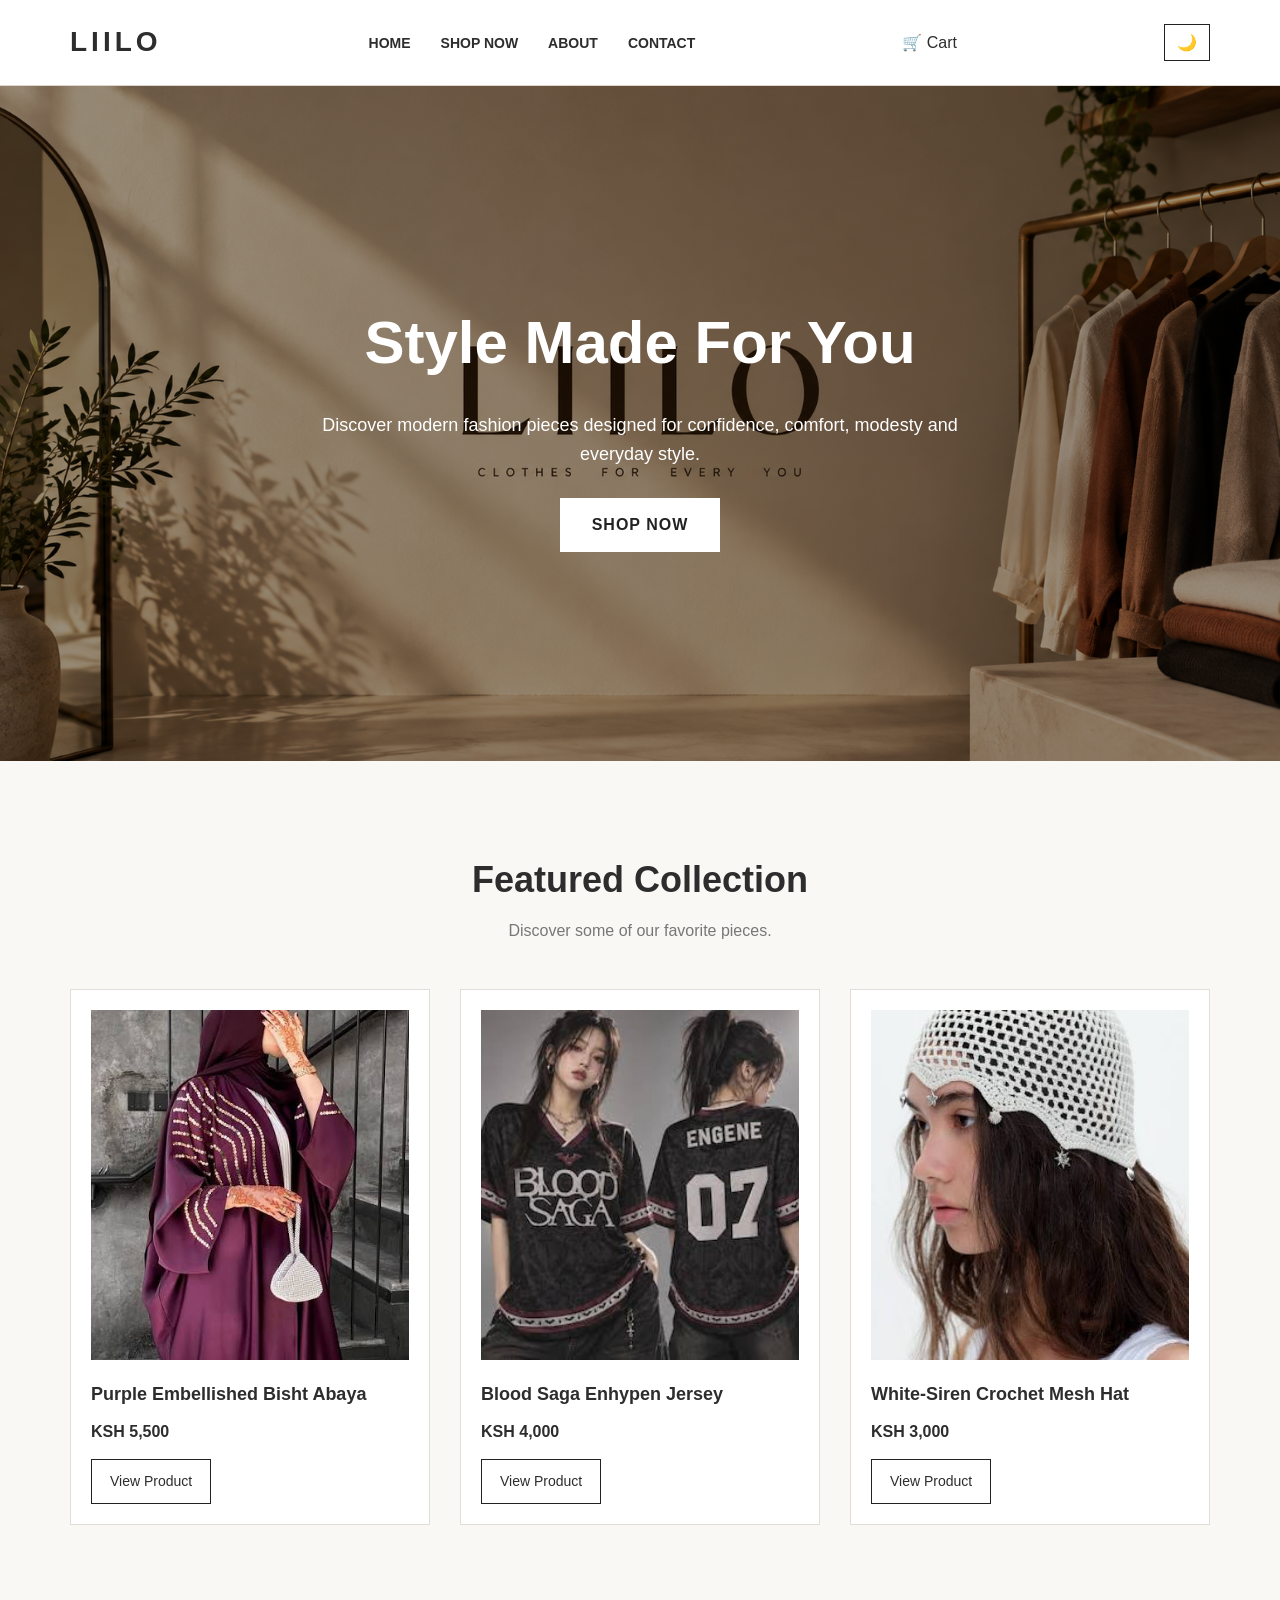
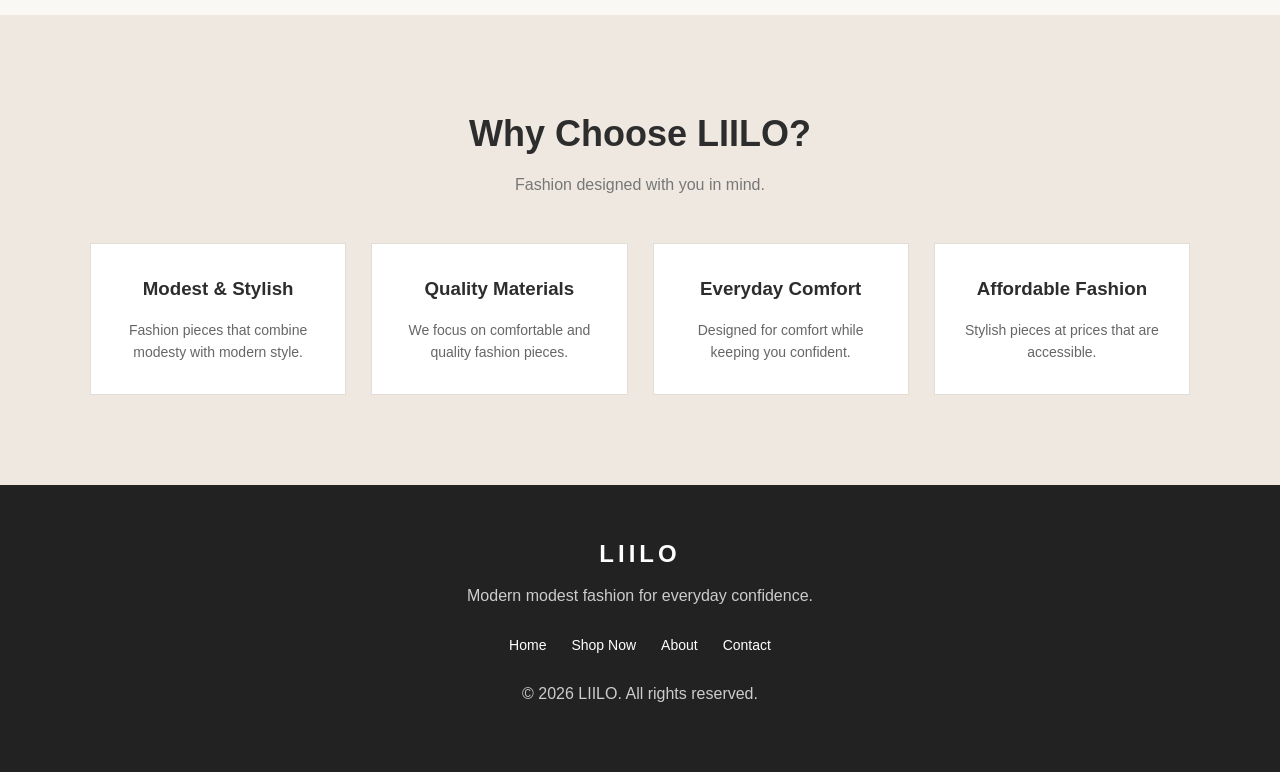
<file: index.html>
<!DOCTYPE html>
<html lang="en">
<head>
    <meta charset="UTF-8">
    <meta name="viewport" content="width=device-width, initial-scale=1.0">
    <title>LIILO | Online Clothing Brand Store</title>
    <link rel="stylesheet" href="style.css">
</head>
<body>
    <header>
        <nav>
            <a href="index.html" class="logo">LIILO</a>
            <ul>
                <li><a href="index.html">HOME</a></li>
                <li><a href="products.html">SHOP NOW</a></li>
                <li><a href="about.html">ABOUT</a></li>
                <li><a href="contact.html">CONTACT</a></li>
            </ul>
            <a href="cart.html">🛒 Cart</a>
               <button id="dark-mode-toggle">🌙</button>
        </nav>
    </header>
    <main>
    <section class="hero">
         <div class="hero-content">
        <h1>Style Made For You</h1>
        <p>Discover modern fashion pieces designed for confidence, comfort, modesty and everyday style. </p>
        <a href="products.html" class="shop-button">SHOP NOW</a>
    </div>
</section>
<section class="featured-section">

    <div class="section-heading">
        <h2>Featured Collection</h2>
        <p>Discover some of our favorite pieces.</p>
    </div>

    <div class="product-grid">

        <article class="product-card">
            <img src="Abaya.jpg" alt="Stylish purple bisht abaya with embellished sleeves and chest">
            <h3>Purple Embellished Bisht Abaya</h3>
            <p class="price">KSH 5,500</p>
            <a href="products.html">View Product</a>
        </article>

        <article class="product-card">
            <img src="enha.jpg" alt="kpop jersey enhypen">
            <h3>Blood Saga Enhypen Jersey</h3>
            <p class="price">KSH 4,000</p>
            <a href="products.html">View Product</a>
        </article>

        <article class="product-card">
            <img src="crochet.jpg" alt="SIREN CROCHET MESH HAT">
            <h3>White-Siren Crochet Mesh Hat</h3>
            <p class="price">KSH 3,000</p>
            <a href="products.html">View Product</a>
        </article>

    </div>

</section>
<section class="why-liilo">

    <div class="section-heading">
        <h2>Why Choose LIILO?</h2>
        <p>Fashion designed with you in mind.</p>
    </div>

    <div class="features">

        <div>
            <h3>Modest & Stylish</h3>
            <p>Fashion pieces that combine modesty with modern style.</p>
        </div>

        <div>
            <h3>Quality Materials</h3>
            <p>We focus on comfortable and quality fashion pieces.</p>
        </div>

        <div>
            <h3>Everyday Comfort</h3>
            <p>Designed for comfort while keeping you confident.</p>
        </div>

        <div>
            <h3>Affordable Fashion</h3>
            <p>Stylish pieces at prices that are accessible.</p>
        </div>

    </div>

</section>
</main>
<footer>

    <h2>LIILO</h2>

    <p>Modern modest fashion for everyday confidence.</p>

    <div class="footer-links">
        <a href="index.html">Home</a>
        <a href="products.html">Shop Now</a>
        <a href="about.html">About</a>
        <a href="contact.html">Contact</a>
    </div>

    <p>&copy; 2026 LIILO. All rights reserved.</p>

</footer>
</body>
</html>
</file>
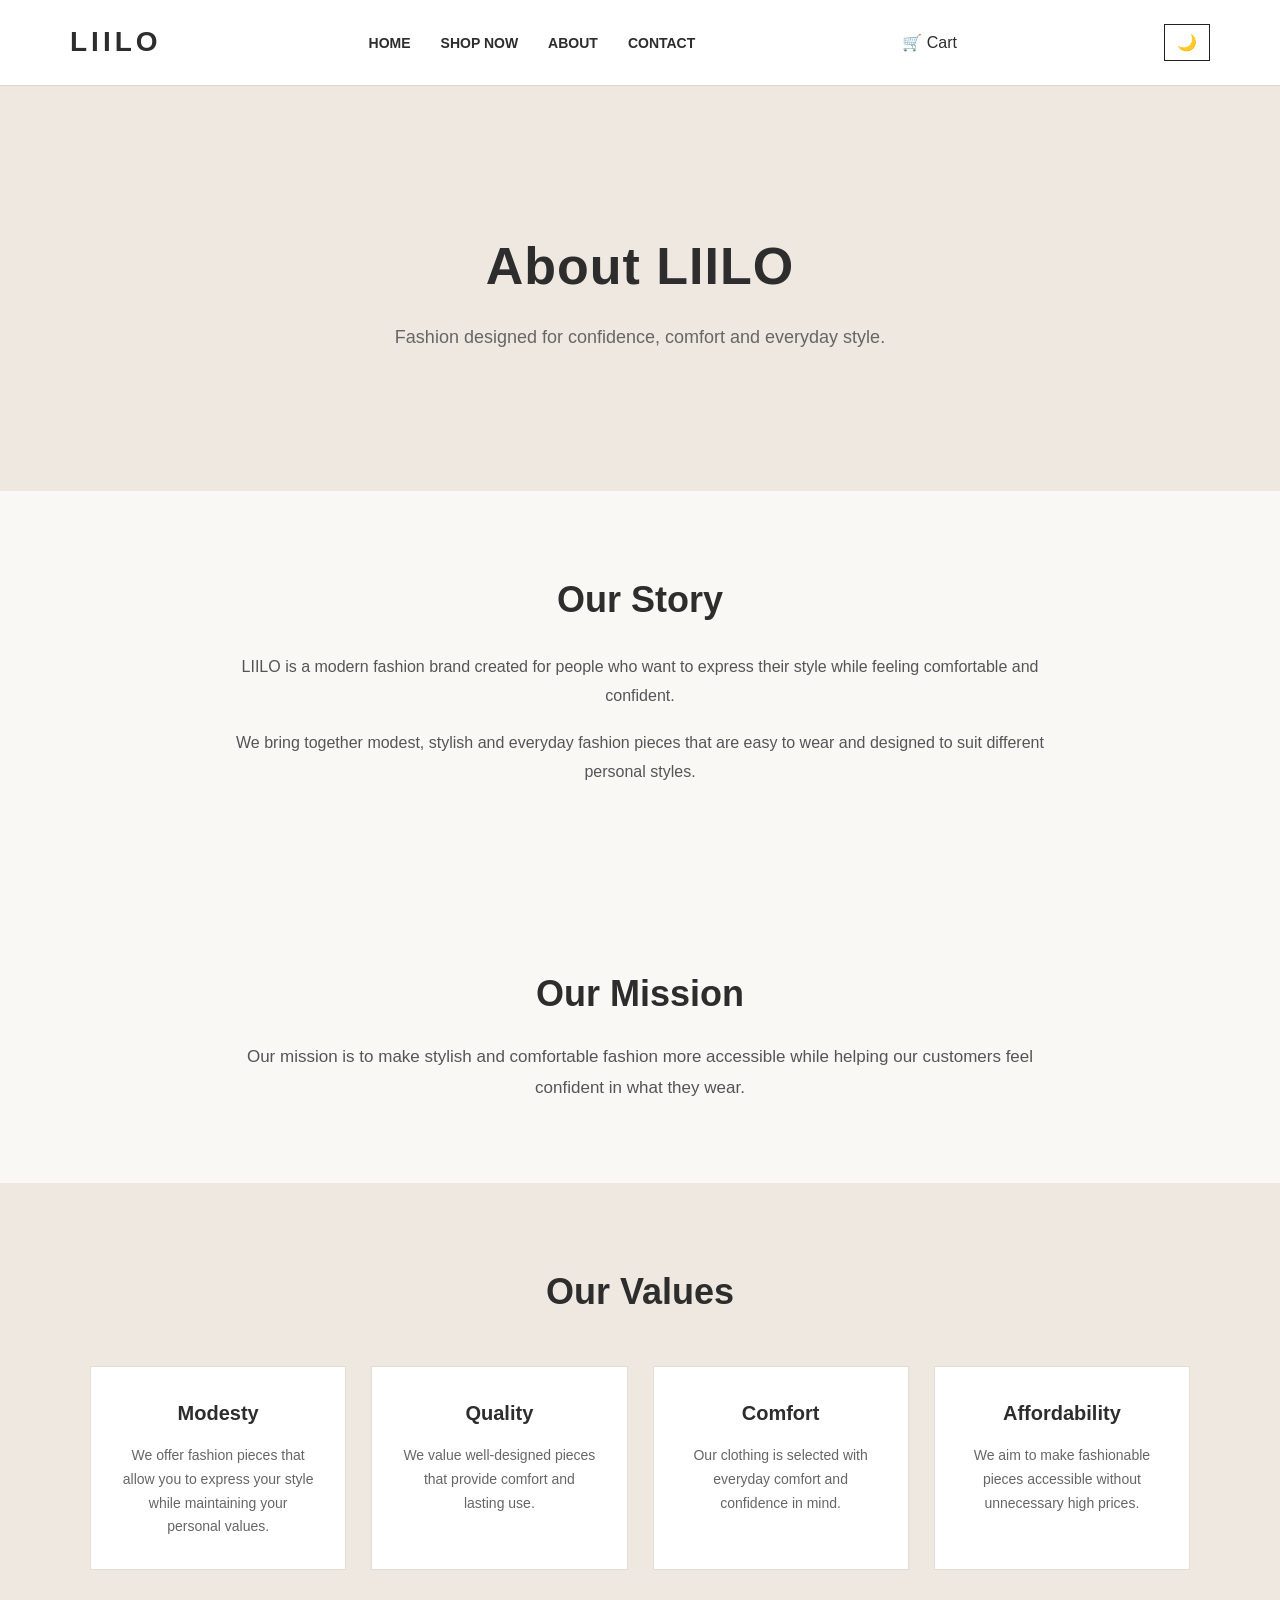
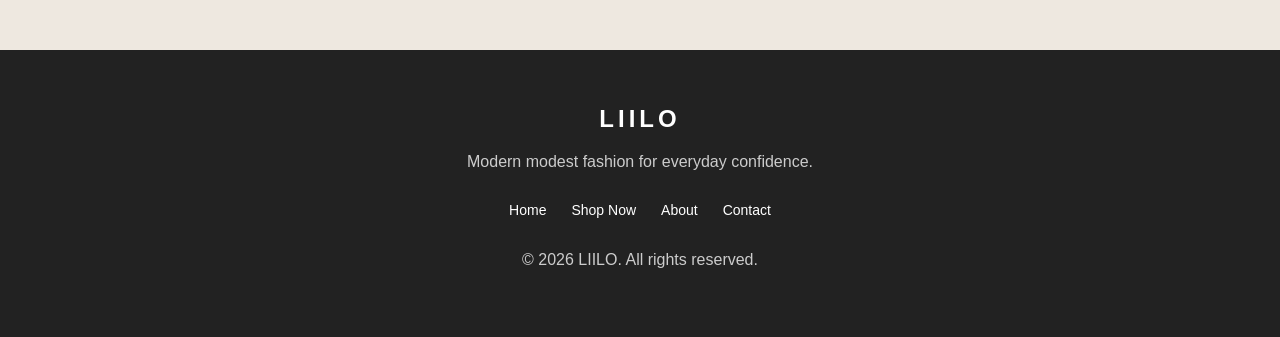
<file: about.html>
<!DOCTYPE html>
<html lang="en">

<head>
    <meta charset="UTF-8">
    <meta name="viewport" content="width=device-width, initial-scale=1.0">

    <title>LIILO | About Us</title>

    <link rel="stylesheet" href="style.css">
</head>

<body>
    
    <header>
        <nav>
            <a href="index.html" class="logo">LIILO</a>

            <ul>
                <li><a href="index.html">HOME</a></li>
                <li><a href="products.html">SHOP NOW</a></li>
                <li><a href="about.html">ABOUT</a></li>
                <li><a href="contact.html">CONTACT</a></li>
            </ul>

            <a href="cart.html">🛒 Cart</a>
                <button id="dark-mode-toggle">🌙</button>
        </nav>
    </header>


    <main>

        <section class="about-hero">
            <h1>About LIILO</h1>

            <p>
                Fashion designed for confidence, comfort and everyday style.
            </p>
        </section>

        <section class="our-story">
            <h2>Our Story</h2>

            <p>
                LIILO is a modern fashion brand created for people who want
                to express their style while feeling comfortable and confident.
            </p>

            <p>
                We bring together modest, stylish and everyday fashion pieces
                that are easy to wear and designed to suit different personal
                styles.
            </p>
        </section>

        <section class="our-mission">
            <h2>Our Mission</h2>

            <p>
                Our mission is to make stylish and comfortable fashion more
                accessible while helping our customers feel confident in
                what they wear.
            </p>
        </section>

        <section class="our-values">

            <h2>Our Values</h2>

            <div class="values">

                <article>
                    <h3>Modesty</h3>
                    <p>
                        We offer fashion pieces that allow you to express
                        your style while maintaining your personal values.
                    </p>
                </article>

                <article>
                    <h3>Quality</h3>
                    <p>
                        We value well-designed pieces that provide comfort
                        and lasting use.
                    </p>
                </article>

                <article>
                    <h3>Comfort</h3>
                    <p>
                        Our clothing is selected with everyday comfort
                        and confidence in mind.
                    </p>
                </article>

                <article>
                    <h3>Affordability</h3>
                    <p>
                        We aim to make fashionable pieces accessible
                        without unnecessary high prices.
                    </p>
                </article>

            </div>

        </section>

    </main>

    <footer>

        <h2>LIILO</h2>

        <p>Modern modest fashion for everyday confidence.</p>

        <div class="footer-links">
            <a href="index.html">Home</a>
            <a href="products.html">Shop Now</a>
            <a href="about.html">About</a>
            <a href="contact.html">Contact</a>
        </div>

        <p>&copy; 2026 LIILO. All rights reserved.</p>

    </footer>

</body>
</html>
</file>
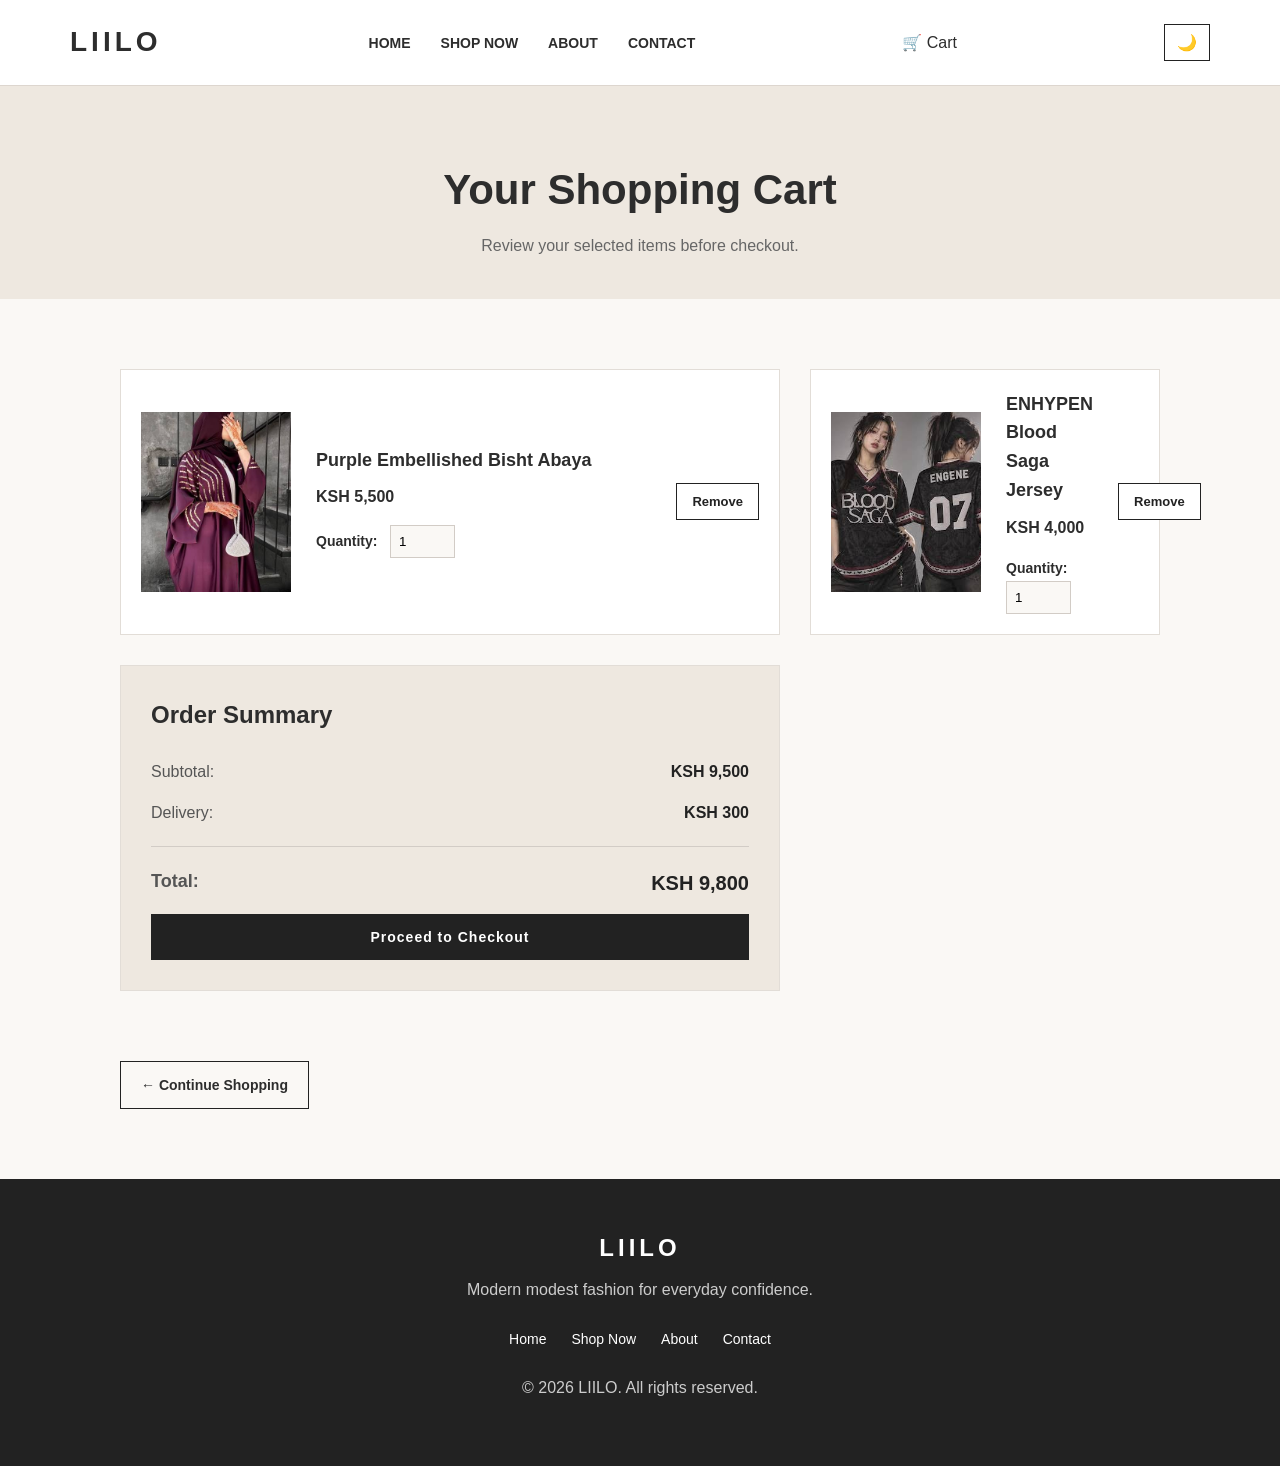
<file: cart.html>
<!DOCTYPE html>
<html lang="en">

<head>
    <meta charset="UTF-8">
    <meta name="viewport" content="width=device-width, initial-scale=1.0">

    <title>LIILO | Shopping Cart</title>

    <link rel="stylesheet" href="style.css">
</head>

<body>

    <header>
        <nav>
            <a href="index.html" class="logo">LIILO</a>

            <ul>
                <li><a href="index.html">HOME</a></li>
                <li><a href="products.html">SHOP NOW</a></li>
                <li><a href="about.html">ABOUT</a></li>
                <li><a href="contact.html">CONTACT</a></li>
            </ul>

            <a href="cart.html">🛒 Cart</a>
                <button id="dark-mode-toggle">🌙</button>
        </nav>
    </header>


    <main>

        <section class="cart-heading">
            <h1>Your Shopping Cart</h1>
            <p>Review your selected items before checkout.</p>
        </section>

        <section class="cart-section">

            <article class="cart-item">

                <img src="Abaya.jpg"
                     alt="Purple embellished bisht abaya">

                <div class="cart-item-info">
                    <h2>Purple Embellished Bisht Abaya</h2>
                    <p class="price">KSH 5,500</p>

                    <label for="quantity-1">Quantity:</label>

                    <input
                        type="number"
                        id="quantity-1"
                        name="quantity-1"
                        value="1"
                        min="1">
                </div>

                <button type="button">Remove</button>

            </article>
            
            <article class="cart-item">

                <img src="enha.jpg"
                     alt="ENHYPEN Blood Saga Jersey">

                <div class="cart-item-info">
                    <h2>ENHYPEN Blood Saga Jersey</h2>
                    <p class="price">KSH 4,000</p>

                    <label for="quantity-2">Quantity:</label>

                    <input
                        type="number"
                        id="quantity-2"
                        name="quantity-2"
                        value="1"
                        min="1">
                </div>

                <button type="button">Remove</button>

            </article>

            <aside class="cart-summary">

                <h2>Order Summary</h2>

                <p>
                    Subtotal:
                    <strong>KSH 9,500</strong>
                </p>

                <p>
                    Delivery:
                    <strong>KSH 300</strong>
                </p>

                <hr>

                <p>
                    Total:
                    <strong>KSH 9,800</strong>
                </p>

                <button type="button">Proceed to Checkout</button>

            </aside>

        </section>

        <section class="continue-shopping">

            <a href="products.html">← Continue Shopping</a>

        </section>

    </main>

    <footer>

        <h2>LIILO</h2>

        <p>Modern modest fashion for everyday confidence.</p>

        <div class="footer-links">
            <a href="index.html">Home</a>
            <a href="products.html">Shop Now</a>
            <a href="about.html">About</a>
            <a href="contact.html">Contact</a>
        </div>

        <p>&copy; 2026 LIILO. All rights reserved.</p>

    </footer>

</body>
</html>
</file>
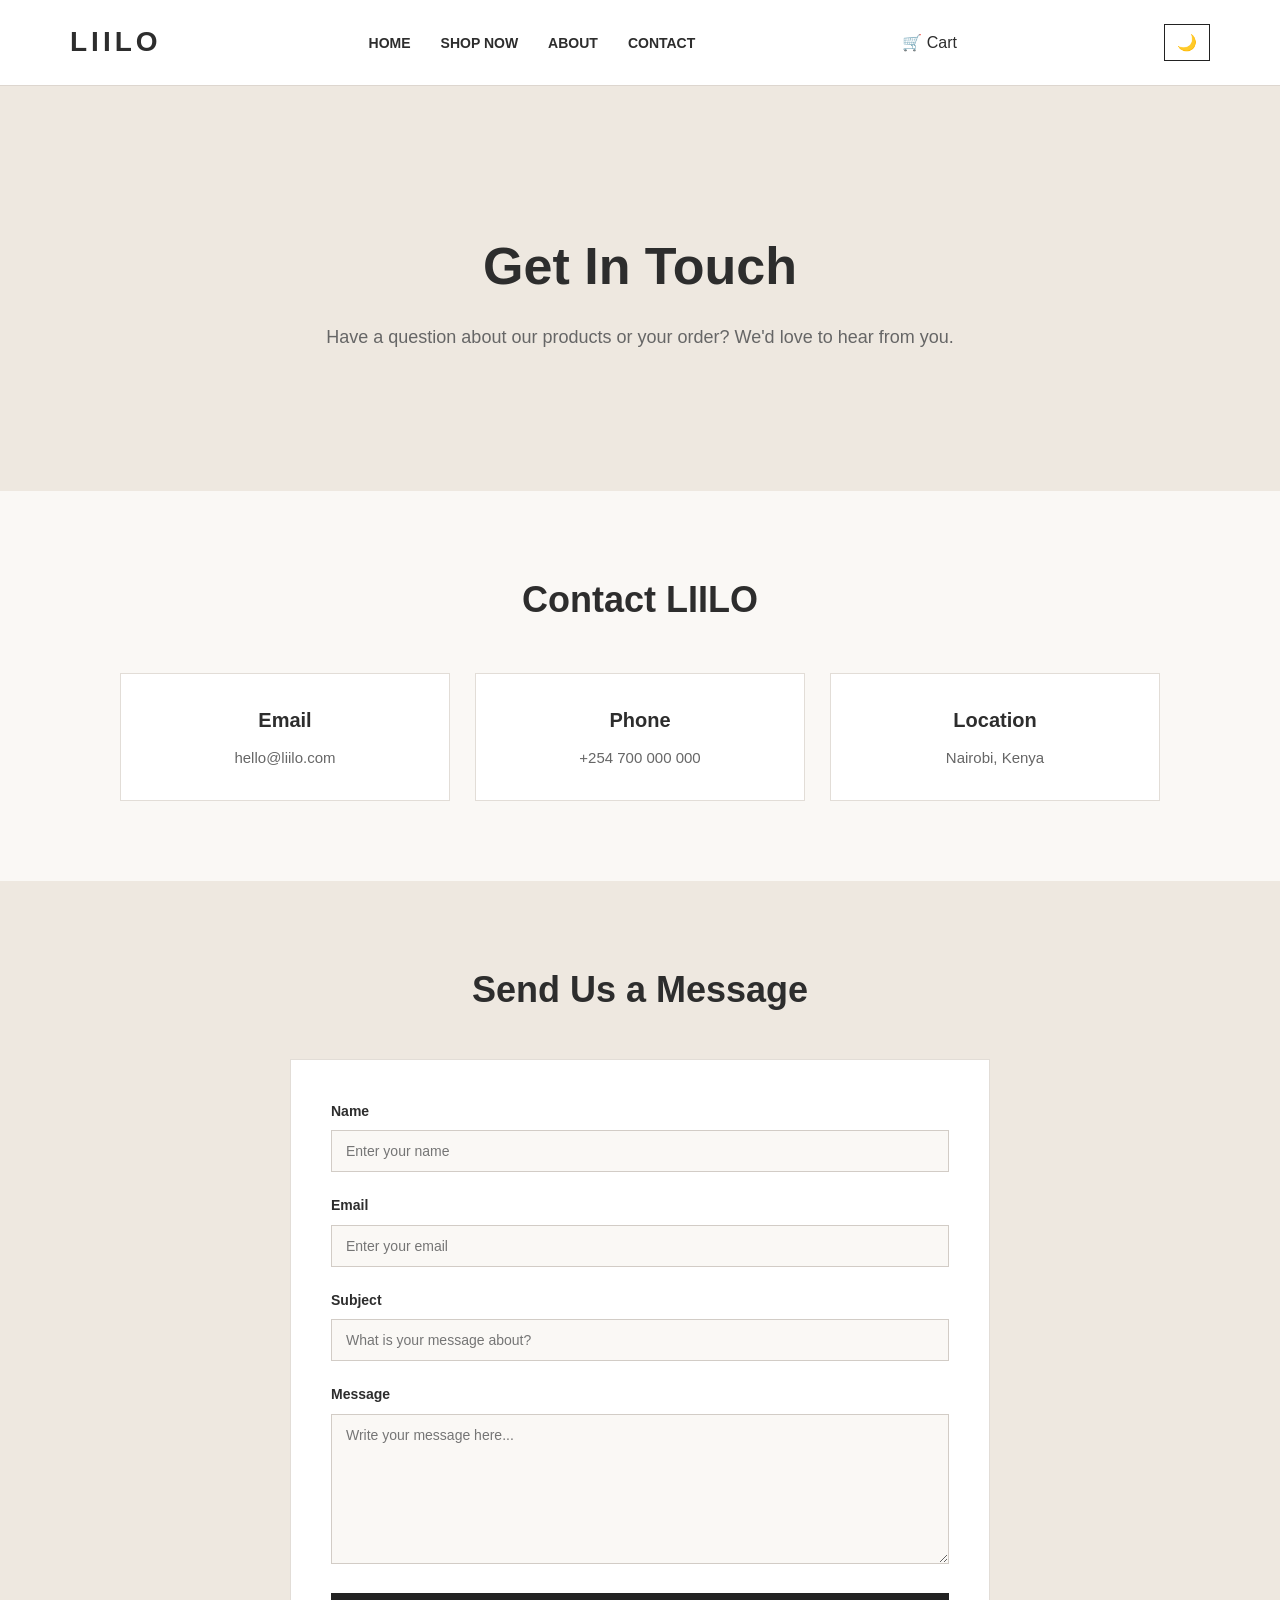
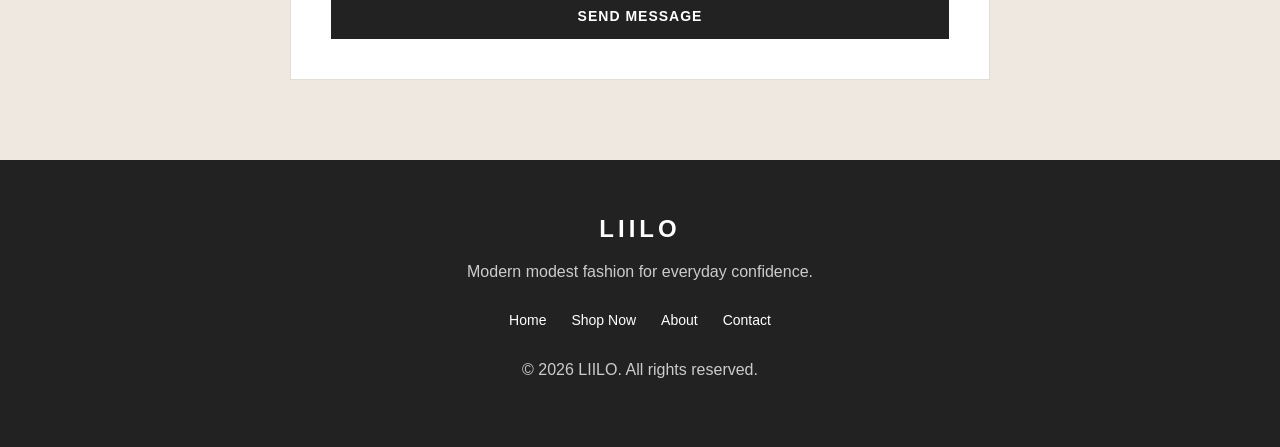
<file: contact.html>
<!DOCTYPE html>
<html lang="en">

<head>
    <meta charset="UTF-8">
    <meta name="viewport" content="width=device-width, initial-scale=1.0">

    <title>LIILO | Contact Us</title>

    <link rel="stylesheet" href="style.css">
</head>

<body>

    <header>
        <nav>
            <a href="index.html" class="logo">LIILO</a>

            <ul>
                <li><a href="index.html">HOME</a></li>
                <li><a href="products.html">SHOP NOW</a></li>
                <li><a href="about.html">ABOUT</a></li>
                <li><a href="contact.html">CONTACT</a></li>
            </ul>

            <a href="cart.html">🛒 Cart</a>
                <button id="dark-mode-toggle">🌙</button>
        </nav>
    </header>

    <main>

        <section class="contact-hero">
            <h1>Get In Touch</h1>

            <p>
                Have a question about our products or your order?
                We'd love to hear from you.
            </p>
        </section>

        <section class="contact-info">

            <h2>Contact LIILO</h2>

            <div class="contact-details">

                <div>
                    <h3>Email</h3>
                    <p>hello@liilo.com</p>
                </div>

                <div>
                    <h3>Phone</h3>
                    <p>+254 700 000 000</p>
                </div>

                <div>
                    <h3>Location</h3>
                    <p>Nairobi, Kenya</p>
                </div>

            </div>

        </section>

        <section class="contact-form-section">

            <h2>Send Us a Message</h2>

            <form>

                <div>
                    <label for="name">Name</label>
                    <input
                        type="text"
                        id="name"
                        name="name"
                        placeholder="Enter your name"
                        required>
                </div>


                <div>
                    <label for="email">Email</label>
                    <input
                        type="email"
                        id="email"
                        name="email"
                        placeholder="Enter your email"
                        required>
                </div>


                <div>
                    <label for="subject">Subject</label>
                    <input
                        type="text"
                        id="subject"
                        name="subject"
                        placeholder="What is your message about?"
                        required>
                </div>


                <div>
                    <label for="message">Message</label>
                    <textarea
                        id="message"
                        name="message"
                        rows="6"
                        placeholder="Write your message here..."
                        required></textarea>
                </div>


                <button type="submit">SEND MESSAGE</button>

            </form>

        </section>

    </main>


    <footer>

        <h2>LIILO</h2>

        <p>Modern modest fashion for everyday confidence.</p>

        <div class="footer-links">
            <a href="index.html">Home</a>
            <a href="products.html">Shop Now</a>
            <a href="about.html">About</a>
            <a href="contact.html">Contact</a>
        </div>

        <p>&copy; 2026 LIILO. All rights reserved.</p>

    </footer>

</body>
</html>
</file>
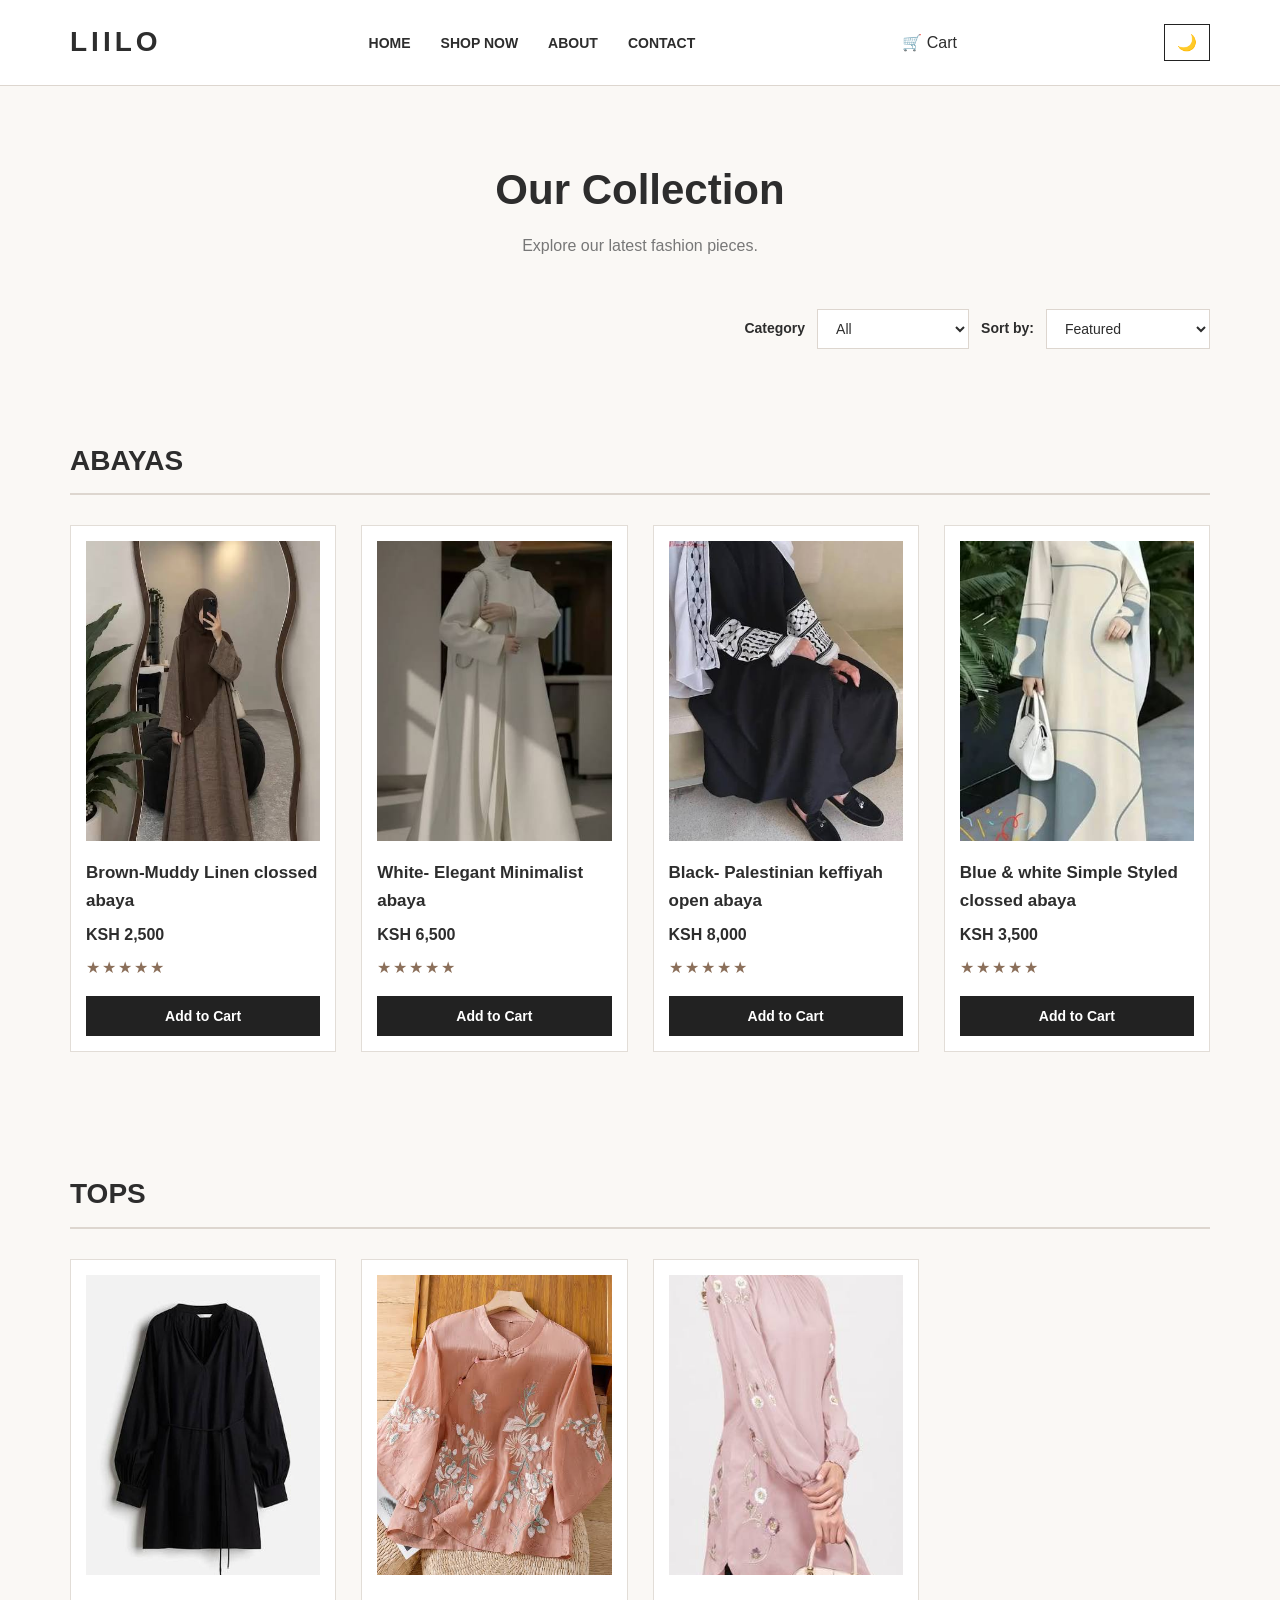
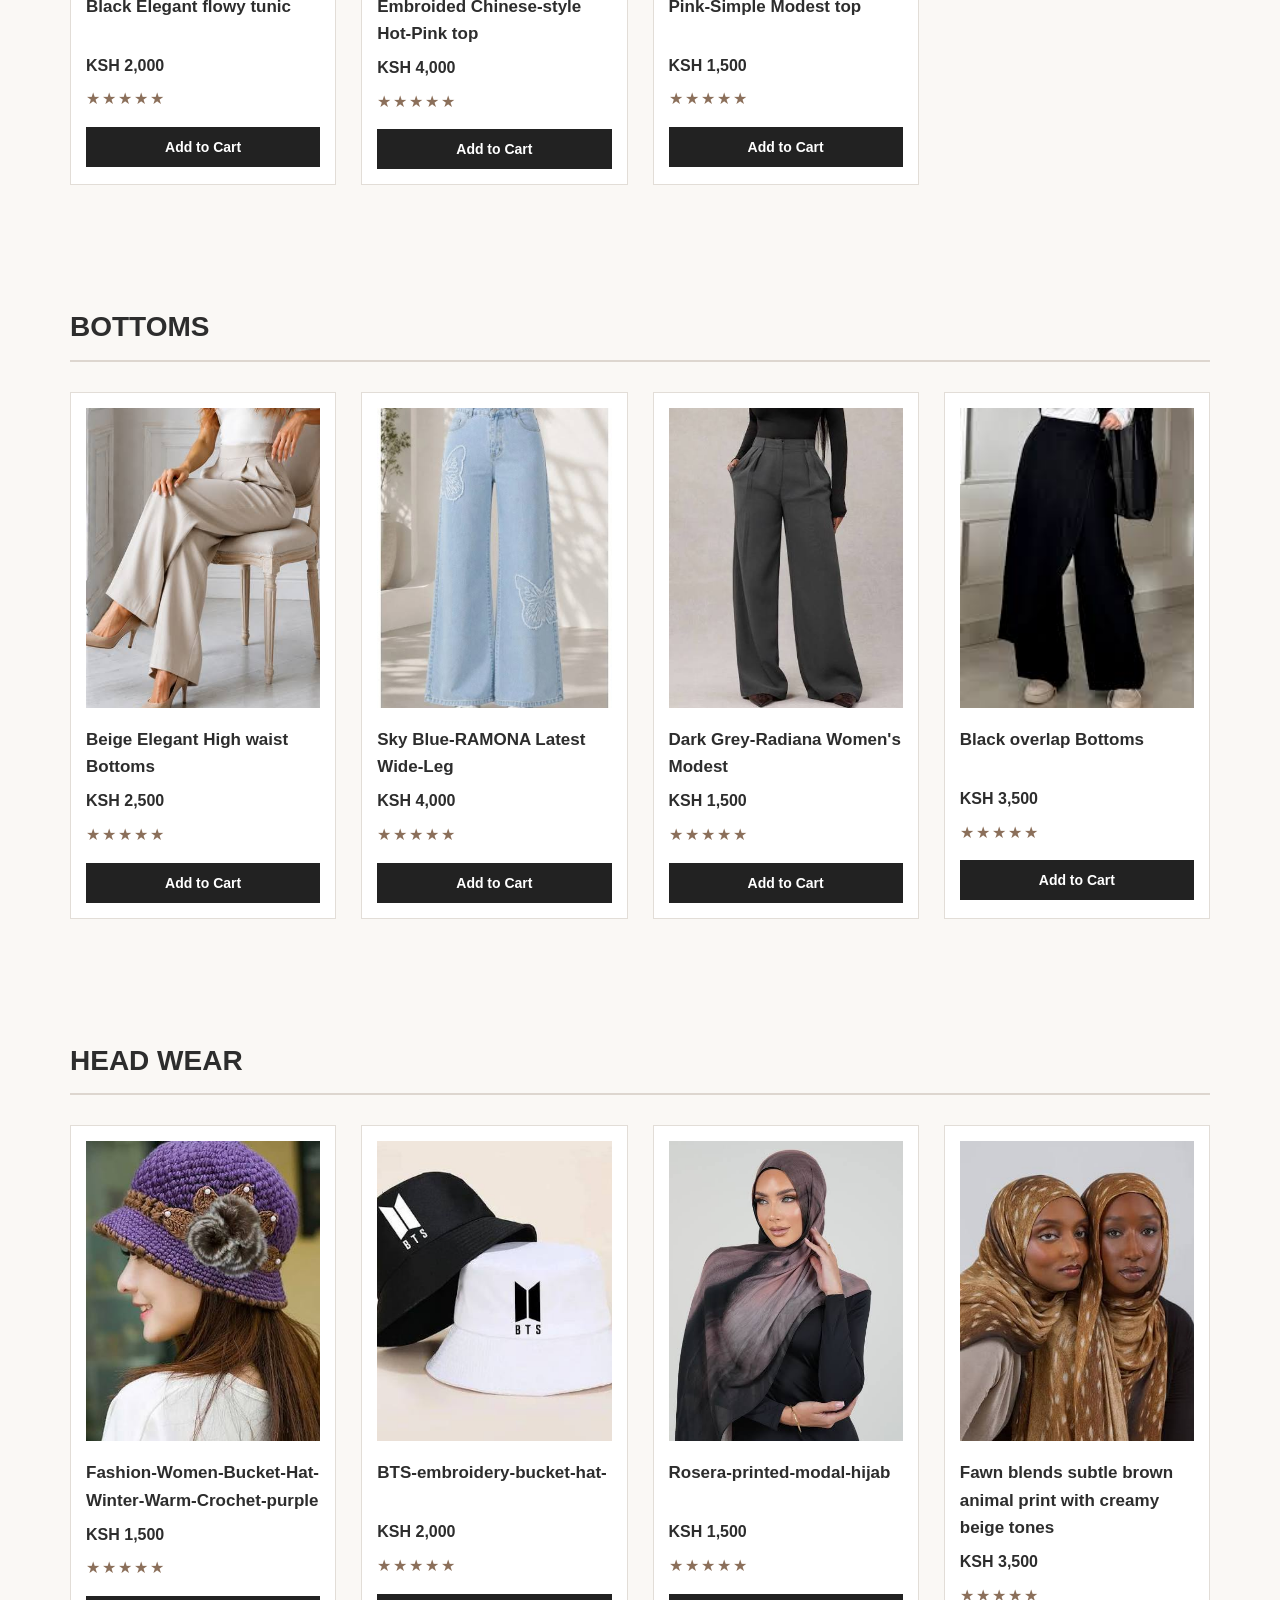
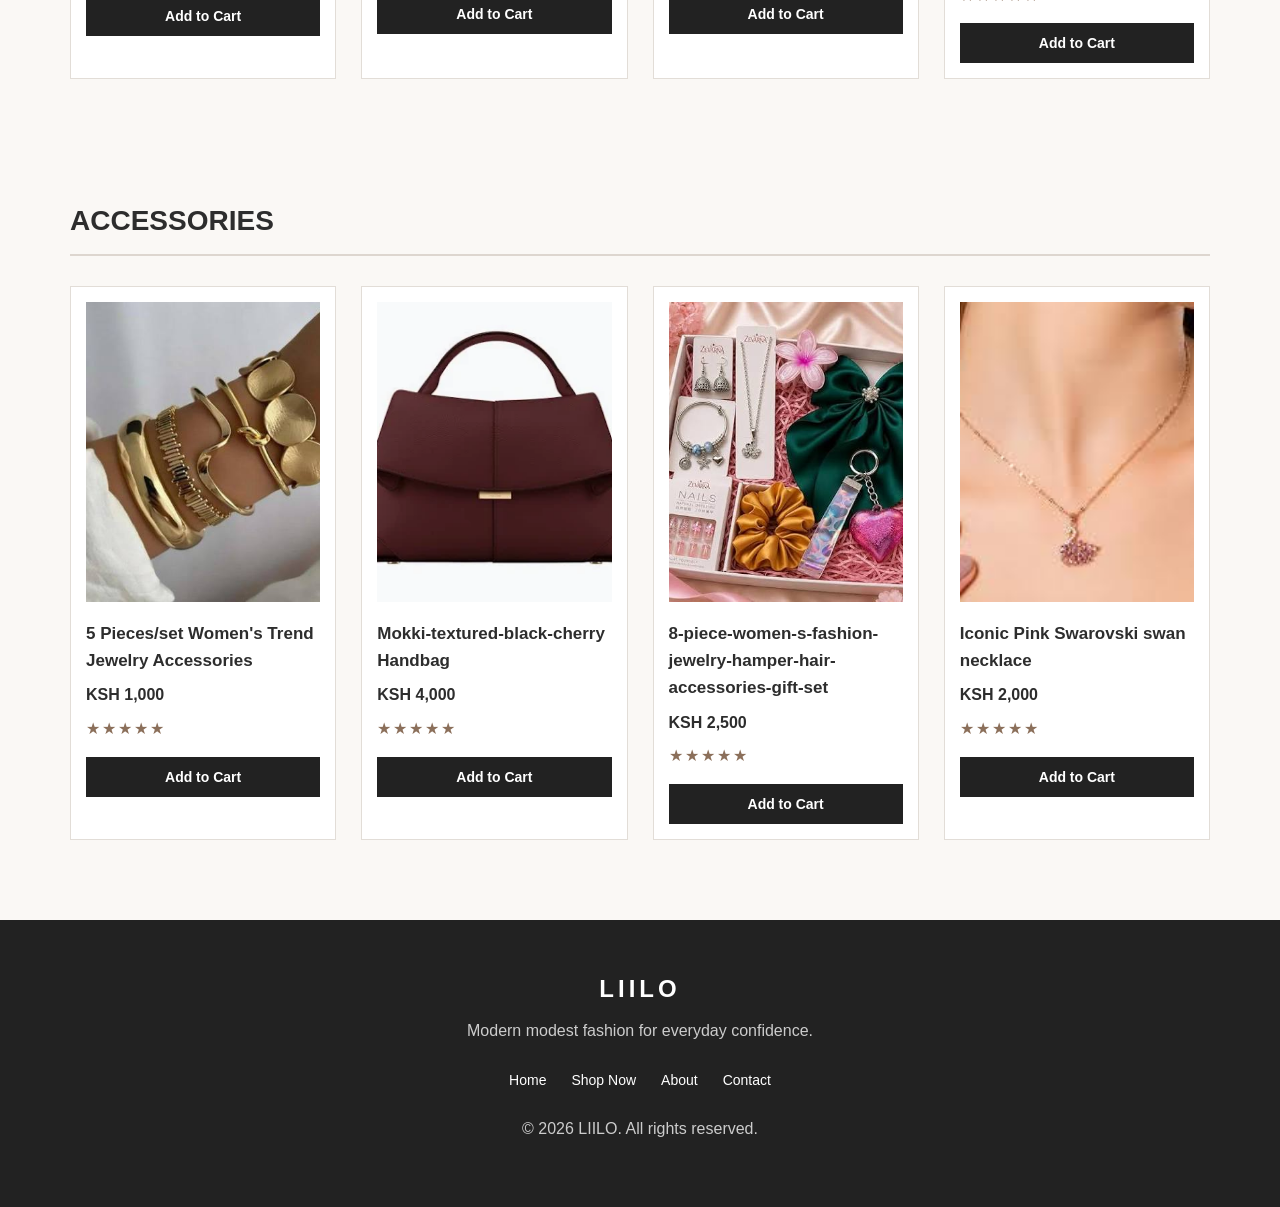
<file: products.html>
<!DOCTYPE html>
<html lang="en">
<head>
    <meta charset="UTF-8">
    <meta name="viewport" content="width=device-width, initial-scale=1.0">
    <title>LIILO | Shop</title>
    <link rel="stylesheet" href="style.css">
</head>

<body>

<header>
    <nav>
        <a href="index.html" class="logo">LIILO</a>

        <ul>
            <li><a href="index.html">HOME</a></li>
            <li><a href="products.html">SHOP NOW</a></li>
            <li><a href="about.html">ABOUT</a></li>
            <li><a href="contact.html">CONTACT</a></li>
        </ul>

        <a href="cart.html">🛒 Cart</a>
            <button id="dark-mode-toggle">🌙</button>
    </nav>
</header>

<main>

    <section class="section-heading">
        <h1>Our Collection</h1>
        <p>Explore our latest fashion pieces.</p>
    </section>
        <div class="product-controls">
        <label for="category">Category</label>
        <select  id="category">
            <option>All</option>
            <option>TOPS</option>
            <option>BOTTOMS</option>
            <option>ABAYAS</option>
            <option>HEAD WEAR</option>
            <option>ACCESSORIES</option>
        </select>
        <label for="sort">Sort by: </label>
        <select  id="sort"> 
            <option >Featured</option>
            <option >Price: Low to High</option>
            <option >Price: High to Low</option>
            <option >Highest Rated</option>
 </select>
  </div>
  
  <section class="category-section">
<h2>ABAYAS</h2>
<div class="product-grid">
 <article class="product-card">
        <img src="linen.jpg" alt="Brown-Muddy Linen  clossed abaya">
        <div class="product-info">
        <h3>Brown-Muddy Linen  clossed abaya</h3>
        <p class="price">KSH 2,500</p>
        <p class="rating" aria-label="5 out of 5 stars">★★★★★</p>
        <button type="button">Add to Cart</button>
        </div>
</article>
 <article class="product-card">
        <img src="minimalist.jpg" alt="Modest minimalist abaya">
        <div class="product-info">
        <h3>White- Elegant Minimalist abaya</h3>
        <p class="price">KSH 6,500</p>
        <p class="rating" aria-label="5 out of 5 stars">★★★★★</p>
        <button type="button">Add to Cart</button>
        </div>
</article>
 <article class="product-card">
        <img src="Palestinian keffiyah.jpg" alt="Palestinian keffiyah open  abaya">
        <div class="product-info">
        <h3>Black- Palestinian keffiyah  open abaya</h3>
        <p class="price">KSH 8,000</p>
        <p class="rating" aria-label="5 out of 5 stars">★★★★★</p>
        <button type="button">Add to Cart</button>
        </div>
</article>
 <article class="product-card">
        <img src="simplestyled.jpg" alt="Simple styled clossed abaya">
        <div class="product-info">
        <h3>Blue & white Simple Styled clossed abaya</h3>
        <p class="price">KSH 3,500</p>
        <p class="rating" aria-label="5 out of 5 stars">★★★★★</p>
        <button type="button">Add to Cart</button>
        </div>
</article>

</div>
</section>
 <section class="category-section">
<h2>TOPS</h2>
<div class="product-grid">
 <article class="product-card">
        <img src="flowy.jpg" alt="Black Elegant flowy tunic ">
        <div class="product-info">
        <h3>Black Elegant flowy tunic</h3>
        <p class="price">KSH 2,000</p>
        <p class="rating" aria-label="5 out of 5 stars">★★★★★</p>
        <button type="button">Add to Cart</button>
        </div>
</article>
 <article class="product-card">
        <img src="embroidered.jpg" alt="Modest Embroided chinese-style pink top">
        <div class="product-info">
        <h3>Embroided Chinese-style  Hot-Pink top</h3>
        <p class="price">KSH 4,000</p>
        <p class="rating" aria-label="5 out of 5 stars">★★★★★</p>
        <button type="button">Add to Cart</button>
        </div>
</article>
 <article class="product-card">
        <img src="tunics.jpg" alt="Pink Simple Modest top">
        <div class="product-info">
        <h3>Pink-Simple Modest top</h3>
        <p class="price">KSH 1,500</p>
        <p class="rating" aria-label="5 out of 5 stars">★★★★★</p>
        <button type="button">Add to Cart</button>
        </div>
</article>
</div>
</section>
 <section class="category-section">
<h2>BOTTOMS</h2>
<div class="product-grid">
 <article class="product-card">
        <img src="elegant.jpg" alt="Beige Elegant High waist Bottoms ">
        <div class="product-info">
        <h3>Beige Elegant High waist Bottoms </h3>
        <p class="price">KSH 2,500</p>
        <p class="rating" aria-label="5 out of 5 stars">★★★★★</p>
        <button type="button">Add to Cart</button>
        </div>
</article>
 <article class="product-card">
        <img src="Ramona Bescue.jpg" alt="RAMONA Latest Wide-Leg">
        <div class="product-info">
        <h3> Sky Blue-RAMONA Latest Wide-Leg</h3>
        <p class="price">KSH 4,000</p>
        <p class="rating" aria-label="5 out of 5 stars">★★★★★</p>
        <button type="button">Add to Cart</button>
        </div>
</article>
 <article class="product-card">
        <img src="radiana minimalist.jpg" alt="Pink Simple Modest top">
        <div class="product-info">
        <h3>Dark Grey-Radiana Women's Modest</h3>
        <p class="price">KSH 1,500</p>
        <p class="rating" aria-label="5 out of 5 stars">★★★★★</p>
        <button type="button">Add to Cart</button>
        </div>
</article>
<article class="product-card">
        <img src="rumi overlap.jpg" alt="Black overlap Bottoms">
        <div class="product-info">
        <h3>Black overlap Bottoms</h3>
        <p class="price">KSH 3,500</p>
        <p class="rating" aria-label="5 out of 5 stars">★★★★★</p>
        <button type="button">Add to Cart</button>
        </div>
</article>
</div>
</section>
 <section class="category-section">
<h2>HEAD WEAR</h2>
<div class="product-grid">
 <article class="product-card">
        <img src="knitted.jpg" alt="Fashion-Women-Bucket-Hat-Winter-Warm-Crochet-purple ">
        <div class="product-info">
        <h3>Fashion-Women-Bucket-Hat-Winter-Warm-Crochet-purple</h3>
        <p class="price">KSH 1,500</p>
        <p class="rating" aria-label="5 out of 5 stars">★★★★★</p>
        <button type="button">Add to Cart</button>
        </div>
</article>
 <article class="product-card">
        <img src="bts.jpg" alt="BTS-embroidery-bucket-hat-">
        <div class="product-info">
        <h3>BTS-embroidery-bucket-hat-</h3>
        <p class="price">KSH 2,000</p>
        <p class="rating" aria-label="5 out of 5 stars">★★★★★</p>
        <button type="button">Add to Cart</button>
        </div>
</article>
 <article class="product-card">
        <img src="modal.jpg" alt="Rosera-printed-modal-hijab">
        <div class="product-info">
        <h3>Rosera-printed-modal-hijab</h3>
        <p class="price">KSH 1,500</p>
        <p class="rating" aria-label="5 out of 5 stars">★★★★★</p>
        <button type="button">Add to Cart</button>
        </div>
</article>
<article class="product-card">
        <img src="animalprinted.jpg" alt=" Fawn blends subtle brown animal print with creamy beige tones">
        <div class="product-info">
        <h3> Fawn blends subtle brown animal print with creamy beige tones</h3>
        <p class="price">KSH 3,500</p>
        <p class="rating" aria-label="5 out of 5 stars">★★★★★</p>
        <button type="button">Add to Cart</button>
        </div>
</article>
</div>
</section>
 <section class="category-section">
<h2>ACCESSORIES</h2>
<div class="product-grid">
 <article class="product-card">
        <img src="5pieces.jpg" alt="5 Pieces/set Women's Trend Jewelry Accessories ">
        <div class="product-info">
        <h3>5 Pieces/set Women's Trend Jewelry Accessories </h3>
        <p class="price">KSH 1,000</p>
        <p class="rating" aria-label="5 out of 5 stars">★★★★★</p>
        <button type="button">Add to Cart</button>
        </div>
</article>
 <article class="product-card">
        <img src="mokkitextured.webp" alt="Mokki-textured-black-cherry Handbag">
        <div class="product-info">
         <h3> Mokki-textured-black-cherry Handbag</h3>
        <p class="price">KSH 4,000</p>
        <p class="rating" aria-label="5 out of 5 stars">★★★★★</p>
        <button type="button">Add to Cart</button>
        </div>
</article>
 <article class="product-card">
        <img src="8pieces.jpg" alt="8-piece-women-s-fashion-jewelry-hamper-hair-accessories-gift-set">
        <div class="product-info">
        <h3>8-piece-women-s-fashion-jewelry-hamper-hair-accessories-gift-set</h3>
        <p class="price">KSH 2,500</p>
        <p class="rating" aria-label="5 out of 5 stars">★★★★★</p>
        <button type="button">Add to Cart</button>
        </div>
</article>
<article class="product-card">
        <img src="swarovski.jpg" alt="iconic swarovski swan necklace">
        <div class="product-info">
        <h3>Iconic Pink Swarovski swan necklace</h3>
        <p class="price">KSH 2,000</p>
        <p class="rating" aria-label="5 out of 5 stars">★★★★★</p>
        <button type="button">Add to Cart</button>
        </div>
</article>
</div>
</section>
</main>
    <footer>
        <h2>LIILO</h2>

        <p>Modern modest fashion for everyday confidence.</p>

        <div class="footer-links">
            <a href="index.html">Home</a>
            <a href="products.html">Shop Now</a>
            <a href="about.html">About</a>
            <a href="contact.html">Contact</a>
        </div>

        <p>&copy; 2026 LIILO. All rights reserved.</p>
    </footer>
</body>
</html>
</file>
<file: style.css>
/* =========================
   HOME PAGE
========================= */* {
    margin: 0;
    padding: 0;
    box-sizing: border-box;
}

body {
    font-family: Arial, sans-serif;
    background-color: rgb(250, 248, 245);
    color: rgb(45, 45, 45);
    line-height: 1.6;
}

a {
    text-decoration: none;
    color: inherit;
}

img {
    max-width: 100%;
    display: block;
}

header {
    background-color: rgb(255, 255, 255);
    border-bottom: 1px solid rgb(221, 214, 207);

    position: sticky;
    top: 0;
    z-index: 1000;
}

nav {
    max-width: 1200px;
    margin: 0 auto;
    padding: 20px 30px;

    display: flex;
    align-items: center;
    justify-content: space-between;
}

.logo {
    font-size: 28px;
    font-weight: bold;
    letter-spacing: 4px;
}

nav ul {
    list-style: none;

    display: flex;
    gap: 30px;
}

nav ul a {
    font-size: 14px;
    font-weight: bold;

    transition: 0.3s;
}

nav ul a:hover {
    color: rgb(139, 111, 90);
}


.hero {
    min-height: 75vh;

    display: flex;
    align-items: center;
    justify-content: center;

    text-align: center;

    background-image:
        linear-gradient(
            rgba(0, 0, 0, 0.40),
            rgba(0, 0, 0, 0.40)
        ),
        url("bgc.png");

    background-size: cover;
    background-position: center;
}

.hero-content {
    max-width: 700px;
    padding: 30px;

    color: rgb(255, 255, 255);
}

.hero h1 {
    font-size: 60px;
    margin-bottom: 20px;
}

.hero p {
    font-size: 18px;
    margin-bottom: 30px;
}


.shop-button {
    display: inline-block;

    background-color: rgb(255, 255, 255);
    color: rgb(34, 34, 34);

    padding: 14px 32px;

    font-weight: bold;
    letter-spacing: 1px;

    transition: 0.3s;
}

.shop-button:hover {
    background-color: rgb(34, 34, 34);
    color: rgb(255, 255, 255);
}


.section-heading {
    text-align: center;
    margin-bottom: 45px;
}

.section-heading h2 {
    font-size: 36px;
    margin-bottom: 10px;
}

.section-heading p {
    color: rgb(119, 119, 119);
}

.featured-section {
    max-width: 1200px;
    margin: 0 auto;

    padding: 90px 30px;
}

.product-grid {
    display: grid;

    grid-template-columns: repeat(3, 1fr);

    gap: 30px;
}


.product-card {
    background-color: rgb(255, 255, 255);

    padding: 20px;

    border: 1px solid rgb(226, 221, 215);

    transition: 0.3s;
}

.product-card:hover {
    transform: translateY(-8px);

    box-shadow: 0 10px 25px rgba(0, 0, 0, 0.1);
}

.product-card img {
    width: 100%;
    height: 350px;

    object-fit: cover;

    margin-bottom: 20px;
}


.product-card h3 {
    font-size: 18px;
    margin-bottom: 10px;
}


.price {
    font-size: 16px;
    font-weight: bold;

    margin-bottom: 15px;
}


.product-card > a {
    display: inline-block;

    border: 1px solid rgb(34, 34, 34);

    padding: 10px 18px;

    font-size: 14px;

    transition: 0.3s;
}

.product-card > a:hover {
    background-color: rgb(34, 34, 34);
    color: rgb(255, 255, 255);
}

.why-liilo {
    background-color: rgb(238, 232, 224);

    padding: 90px 30px;
}

.features {
    max-width: 1100px;
    margin: 0 auto;

    display: grid;

    grid-template-columns: repeat(4, 1fr);

    gap: 25px;
}

.features > div {
    background-color: rgb(255, 255, 255);

    padding: 30px;

    text-align: center;

    border: 1px solid rgb(226, 221, 215);
}

.features h3 {
    margin-bottom: 15px;
}

.features p {
    color: rgb(102, 102, 102);
    font-size: 14px;
}


footer {
    background-color: rgb(34, 34, 34);

    color: rgb(255, 255, 255);

    text-align: center;

    padding: 50px 30px;
}

footer h2 {
    letter-spacing: 4px;

    margin-bottom: 10px;
}

footer p {
    color: rgb(204, 204, 204);

    margin-bottom: 15px;
}

.footer-links {
    display: flex;

    justify-content: center;

    gap: 25px;

    margin: 25px 0;
}

.footer-links a {
    font-size: 14px;

    transition: 0.3s;
}

.footer-links a:hover {
    color: rgb(200, 169, 139);
}


@media (max-width: 768px) {

    nav {
        flex-direction: column;
        gap: 20px;
    }

    nav ul {
        gap: 15px;

        flex-wrap: wrap;
        justify-content: center;
    }

    .hero {
        min-height: 65vh;
    }

    .hero h1 {
        font-size: 42px;
    }

    .hero p {
        font-size: 16px;
    }

    .product-grid {
        grid-template-columns: 1fr;
    }

    .features {
        grid-template-columns: 1fr;
    }

    .product-card img {
        height: 300px;
    }
}
/* =========================
   PRODUCTS PAGE
========================= */

main > .section-heading {
    max-width: 1200px;
    margin: 0 auto;

    padding: 70px 30px 30px;
}

main > .section-heading h1 {
    font-size: 42px;
    margin-bottom: 10px;
}


.product-controls {
    max-width: 1200px;
    margin: 0 auto;

    padding: 20px 30px 50px;

    display: flex;
    align-items: center;
    justify-content: flex-end;

    gap: 12px;
}

.product-controls label {
    font-size: 14px;
    font-weight: bold;
}

.product-controls select {
    padding: 10px 14px;

    border: 1px solid rgb(221, 214, 207);

    background-color: rgb(255, 255, 255);

    color: rgb(45, 45, 45);

    font-size: 14px;

    cursor: pointer;
}

.product-controls select:focus {
    outline: 2px solid rgb(139, 111, 90);
}


.category-section {
    max-width: 1200px;
    margin: 0 auto;

    padding: 40px 30px 80px;
}

.category-section h2 {
    font-size: 28px;

    margin-bottom: 30px;

    padding-bottom: 10px;

    border-bottom: 2px solid rgb(221, 214, 207);
}


.category-section .product-grid {
    display: grid;

    grid-template-columns: repeat(4, 1fr);

    gap: 25px;
}


.category-section .product-card {
    background-color: rgb(255, 255, 255);

    border: 1px solid rgb(226, 221, 215);

    padding: 15px;

    transition: 0.3s;
}

.category-section .product-card:hover {
    transform: translateY(-8px);

    box-shadow: 0 10px 25px rgba(0, 0, 0, 0.10);
}

.category-section .product-card img {
    width: 100%;

    height: 300px;

    object-fit: cover;

    margin-bottom: 18px;
}

.product-info h3 {
    font-size: 17px;

    margin-bottom: 8px;

    min-height: 52px;
}

.product-info .price {
    font-size: 16px;

    font-weight: bold;

    margin-bottom: 8px;
}


.rating {
    color: rgb(139, 111, 90);

    font-size: 16px;

    letter-spacing: 2px;

    margin-bottom: 15px;
}


.product-card button {
    width: 100%;

    padding: 11px 15px;

    border: 1px solid rgb(34, 34, 34);

    background-color: rgb(34, 34, 34);

    color: rgb(255, 255, 255);

    font-size: 14px;

    font-weight: bold;

    cursor: pointer;

    transition: 0.3s;
}

.product-card button:hover {
    background-color: rgb(255, 255, 255);

    color: rgb(34, 34, 34);
}

@media (max-width: 900px) {

    .category-section .product-grid {
        grid-template-columns: repeat(2, 1fr);
    }

    .product-controls {
        justify-content: center;

        flex-wrap: wrap;
    }
}


@media (max-width: 600px) {

    main > .section-heading {
        padding: 50px 20px 20px;
    }

    main > .section-heading h1 {
        font-size: 32px;
    }

    .product-controls {
        padding: 20px;

        flex-direction: column;

        align-items: stretch;
    }

    .product-controls select {
        width: 100%;
    }

    .category-section {
        padding: 30px 20px 60px;
    }

    .category-section h2 {
        font-size: 24px;
    }

    .category-section .product-grid {
        grid-template-columns: 1fr;
    }

    .category-section .product-card img {
        height: 350px;
    }
}

/* =========================
   ABOUT PAGE
========================= */


.about-hero {
    min-height: 45vh;

    display: flex;
    flex-direction: column;

    align-items: center;
    justify-content: center;

    text-align: center;

    padding: 60px 30px;

    background-color: rgb(238, 232, 224);
}

.about-hero h1 {
    font-size: 52px;

    margin-bottom: 15px;

    letter-spacing: 1px;
}

.about-hero p {
    font-size: 18px;

    color: rgb(102, 102, 102);

    max-width: 650px;
}


.our-story {
    max-width: 900px;

    margin: 0 auto;

    padding: 80px 30px;

    text-align: center;
}

.our-story h2 {
    font-size: 36px;

    margin-bottom: 25px;
}

.our-story p {
    color: rgb(85, 85, 85);

    font-size: 16px;

    margin-bottom: 18px;

    line-height: 1.8;
}

.our-mission {
    background-color: rgb(250, 248, 245);

    padding: 80px 30px;

    text-align: center;
}

.our-mission h2 {
    font-size: 36px;

    margin-bottom: 20px;
}

.our-mission p {
    max-width: 800px;

    margin: 0 auto;

    color: rgb(85, 85, 85);

    font-size: 17px;

    line-height: 1.8;
}


.our-values {
    background-color: rgb(238, 232, 224);

    padding: 80px 30px;
}

.our-values > h2 {
    text-align: center;

    font-size: 36px;

    margin-bottom: 45px;
}


.values {
    max-width: 1100px;

    margin: 0 auto;

    display: grid;

    grid-template-columns: repeat(4, 1fr);

    gap: 25px;
}


.values article {
    background-color: rgb(255, 255, 255);

    padding: 30px;

    text-align: center;

    border: 1px solid rgb(226, 221, 215);

    transition: 0.3s;
}

.values article:hover {
    transform: translateY(-6px);

    box-shadow: 0 10px 25px rgba(0, 0, 0, 0.10);
}

.values h3 {
    font-size: 20px;

    margin-bottom: 15px;
}

.values p {
    color: rgb(102, 102, 102);

    font-size: 14px;

    line-height: 1.7;
}


@media (max-width: 900px) {

    .values {
        grid-template-columns: repeat(2, 1fr);
    }

}


@media (max-width: 600px) {

    .about-hero {
        min-height: 40vh;

        padding: 50px 20px;
    }

    .about-hero h1 {
        font-size: 38px;
    }

    .about-hero p {
        font-size: 16px;
    }

    .our-story {
        padding: 60px 20px;
    }

    .our-story h2,
    .our-mission h2,
    .our-values > h2 {
        font-size: 30px;
    }

    .our-mission {
        padding: 60px 20px;
    }

    .our-values {
        padding: 60px 20px;
    }

    .values {
        grid-template-columns: 1fr;
    }

}

/* =========================
   CONTACT PAGE
========================= */

.contact-hero {
    min-height: 45vh;

    display: flex;
    flex-direction: column;

    align-items: center;
    justify-content: center;

    text-align: center;

    padding: 60px 30px;

    background-color: rgb(238, 232, 224);
}

.contact-hero h1 {
    font-size: 52px;

    margin-bottom: 15px;
}

.contact-hero p {
    max-width: 650px;

    font-size: 18px;

    color: rgb(102, 102, 102);
}


.contact-info {
    max-width: 1100px;

    margin: 0 auto;

    padding: 80px 30px;
}

.contact-info h2 {
    text-align: center;

    font-size: 36px;

    margin-bottom: 45px;
}



.contact-details {
    display: grid;

    grid-template-columns: repeat(3, 1fr);

    gap: 25px;
}

.contact-details > div {
    background-color: rgb(255, 255, 255);

    padding: 30px;

    text-align: center;

    border: 1px solid rgb(226, 221, 215);

    transition: 0.3s;
}

.contact-details > div:hover {
    transform: translateY(-6px);

    box-shadow: 0 10px 25px rgba(0, 0, 0, 0.10);
}

.contact-details h3 {
    font-size: 20px;

    margin-bottom: 10px;
}

.contact-details p {
    color: rgb(102, 102, 102);

    font-size: 15px;
}


.contact-form-section {
    background-color: rgb(238, 232, 224);

    padding: 80px 30px;
}

.contact-form-section h2 {
    text-align: center;

    font-size: 36px;

    margin-bottom: 40px;
}


.contact-form-section form {
    max-width: 700px;

    margin: 0 auto;

    background-color: rgb(255, 255, 255);

    padding: 40px;

    border: 1px solid rgb(226, 221, 215);
}


.contact-form-section form > div {
    margin-bottom: 22px;
}

.contact-form-section label {
    display: block;

    font-size: 14px;

    font-weight: bold;

    margin-bottom: 8px;
}


.contact-form-section input,
.contact-form-section textarea {
    width: 100%;

    padding: 12px 14px;

    border: 1px solid rgb(210, 204, 198);

    background-color: rgb(250, 248, 245);

    color: rgb(45, 45, 45);

    font-family: Arial, sans-serif;

    font-size: 14px;

    outline: none;

    transition: 0.3s;
}



.contact-form-section input:focus,
.contact-form-section textarea:focus {
    border-color: rgb(139, 111, 90);

    background-color: rgb(255, 255, 255);
}



.contact-form-section textarea {
    resize: vertical;

    min-height: 150px;
}


.contact-form-section button {
    width: 100%;

    padding: 14px 20px;

    border: 1px solid rgb(34, 34, 34);

    background-color: rgb(34, 34, 34);

    color: rgb(255, 255, 255);

    font-size: 14px;

    font-weight: bold;

    letter-spacing: 1px;

    cursor: pointer;

    transition: 0.3s;
}

.contact-form-section button:hover {
    background-color: rgb(255, 255, 255);

    color: rgb(34, 34, 34);
}


@media (max-width: 800px) {

    .contact-details {
        grid-template-columns: 1fr;
    }

}


@media (max-width: 600px) {

    .contact-hero {
        min-height: 40vh;

        padding: 50px 20px;
    }

    .contact-hero h1 {
        font-size: 38px;
    }

    .contact-hero p {
        font-size: 16px;
    }

    .contact-info {
        padding: 60px 20px;
    }

    .contact-info h2,
    .contact-form-section h2 {
        font-size: 30px;
    }

    .contact-form-section {
        padding: 60px 20px;
    }

    .contact-form-section form {
        padding: 25px;
    }

}

/* =========================================
   CART PAGE
========================================= */

.cart-heading {
    text-align: center;
    padding: 70px 30px 40px;
    background-color: rgb(238, 232, 224);
}

.cart-heading h1 {
    font-size: 42px;
    margin-bottom: 10px;
}

.cart-heading p {
    color: rgb(102, 102, 102);
    font-size: 16px;
}



.cart-section {
    max-width: 1100px;
    margin: 0 auto;
    padding: 70px 30px;
    display: grid;
    grid-template-columns: 1fr 350px;
    gap: 30px;
}



.cart-item {
    display: grid;
    grid-template-columns: 150px 1fr auto;
    align-items: center;
    gap: 25px;

    background-color: rgb(255, 255, 255);
    border: 1px solid rgb(226, 221, 215);
    padding: 20px;

    transition: 0.3s;
}

.cart-item:hover {
    box-shadow: 0 8px 20px rgba(0, 0, 0, 0.08);
}

.cart-item img {
    width: 150px;
    height: 180px;
    object-fit: cover;
}

.cart-item-info h2 {
    font-size: 18px;
    margin-bottom: 10px;
}

.cart-item-info .price {
    font-size: 16px;
    font-weight: bold;
    margin-bottom: 15px;
}

.cart-item-info label {
    font-size: 14px;
    font-weight: bold;
    margin-right: 8px;
}

.cart-item-info input {
    width: 65px;
    padding: 8px;
    border: 1px solid rgb(210, 204, 198);
    background-color: rgb(250, 248, 245);
}



.cart-item > button {
    border: 1px solid rgb(34, 34, 34);
    background-color: rgb(255, 255, 255);
    color: rgb(34, 34, 34);

    padding: 10px 15px;

    font-size: 13px;
    font-weight: bold;

    cursor: pointer;
    transition: 0.3s;
}

.cart-item > button:hover {
    background-color: rgb(34, 34, 34);
    color: rgb(255, 255, 255);
}



.cart-summary {
    background-color: rgb(238, 232, 224);
    padding: 30px;
    height: fit-content;

    border: 1px solid rgb(226, 221, 215);
}

.cart-summary h2 {
    font-size: 24px;
    margin-bottom: 25px;
}

.cart-summary p {
    display: flex;
    justify-content: space-between;

    margin-bottom: 15px;
    color: rgb(85, 85, 85);
}

.cart-summary strong {
    color: rgb(34, 34, 34);
}

.cart-summary hr {
    border: none;
    border-top: 1px solid rgb(210, 204, 198);
    margin: 20px 0;
}

.cart-summary p:last-of-type {
    font-size: 18px;
    font-weight: bold;
}

.cart-summary p:last-of-type strong {
    font-size: 20px;
}



.cart-summary button {
    width: 100%;
    padding: 14px 20px;

    border: 1px solid rgb(34, 34, 34);
    background-color: rgb(34, 34, 34);
    color: rgb(255, 255, 255);

    font-size: 14px;
    font-weight: bold;
    letter-spacing: 1px;

    cursor: pointer;
    transition: 0.3s;
}

.cart-summary button:hover {
    background-color: rgb(255, 255, 255);
    color: rgb(34, 34, 34);
}



.continue-shopping {
    max-width: 1100px;
    margin: 0 auto;
    padding: 0 30px 70px;
}

.continue-shopping a {
    display: inline-block;

    border: 1px solid rgb(34, 34, 34);
    padding: 12px 20px;

    font-size: 14px;
    font-weight: bold;

    transition: 0.3s;
}

.continue-shopping a:hover {
    background-color: rgb(34, 34, 34);
    color: rgb(255, 255, 255);
}



@media (max-width: 900px) {

    .cart-section {
        grid-template-columns: 1fr;
    }

    .cart-summary {
        width: 100%;
    }
}


@media (max-width: 600px) {

    .cart-heading {
        padding: 50px 20px 30px;
    }

    .cart-heading h1 {
        font-size: 32px;
    }

    .cart-heading p {
        font-size: 15px;
    }

    .cart-section {
        padding: 50px 20px;
    }

    .cart-item {
        grid-template-columns: 1fr;
        text-align: center;
        gap: 15px;
    }

    .cart-item img {
        width: 100%;
        height: 300px;
    }

    .cart-item-info input {
        margin-top: 8px;
    }

    .cart-item > button {
        width: 100%;
    }

    .cart-summary {
        padding: 25px;
    }

    .continue-shopping {
        padding: 0 20px 50px;
    }
}

/* =========================================
   DARK MODE
========================================= */

body.dark-mode {
    background-color: rgb(30, 30, 30);
    color: rgb(245, 245, 245);
}



body.dark-mode header {
    background-color: rgb(25, 25, 25);
    border-bottom: 1px solid rgb(60, 60, 60);
}

body.dark-mode nav ul a {
    color: rgb(245, 245, 245);
}

body.dark-mode nav ul a:hover {
    color: rgb(200, 169, 139);
}



body.dark-mode .hero {
    background-image:
        linear-gradient(
            rgba(0, 0, 0, 0.60),
            rgba(0, 0, 0, 0.60)
        ),
        url("bgc.png");
}




body.dark-mode .featured-section,
body.dark-mode .our-story,
body.dark-mode .our-mission,
body.dark-mode .contact-info,
body.dark-mode .cart-section {
    background-color: rgb(30, 30, 30);
}



body.dark-mode .why-liilo,
body.dark-mode .about-hero,
body.dark-mode .our-values,
body.dark-mode .contact-hero,
body.dark-mode .contact-form-section,
body.dark-mode .cart-heading,
body.dark-mode .cart-summary {
    background-color: rgb(45, 45, 45);
}


body.dark-mode .product-card,
body.dark-mode .values article,
body.dark-mode .contact-details > div,
body.dark-mode .contact-form-section form,
body.dark-mode .cart-item {
    background-color: rgb(40, 40, 40);
    border-color: rgb(70, 70, 70);
}


body.dark-mode .section-heading p,
body.dark-mode .features p,
body.dark-mode .values p,
body.dark-mode .contact-details p,
body.dark-mode .contact-hero p,
body.dark-mode .about-hero p {
    color: rgb(190, 190, 190);
}




body.dark-mode .contact-form-section input,
body.dark-mode .contact-form-section textarea,
body.dark-mode .cart-item-info input {
    background-color: rgb(50, 50, 50);
    color: rgb(245, 245, 245);
    border-color: rgb(80, 80, 80);
}




#dark-mode-toggle {
    border: 1px solid rgb(34, 34, 34);
    background-color: rgb(255, 255, 255);
    color: rgb(34, 34, 34);

    padding: 8px 12px;
    cursor: pointer;

    font-size: 16px;

    transition: 0.3s;
}

#dark-mode-toggle:hover {
    background-color: rgb(34, 34, 34);
    color: rgb(255, 255, 255);
}
</file>
